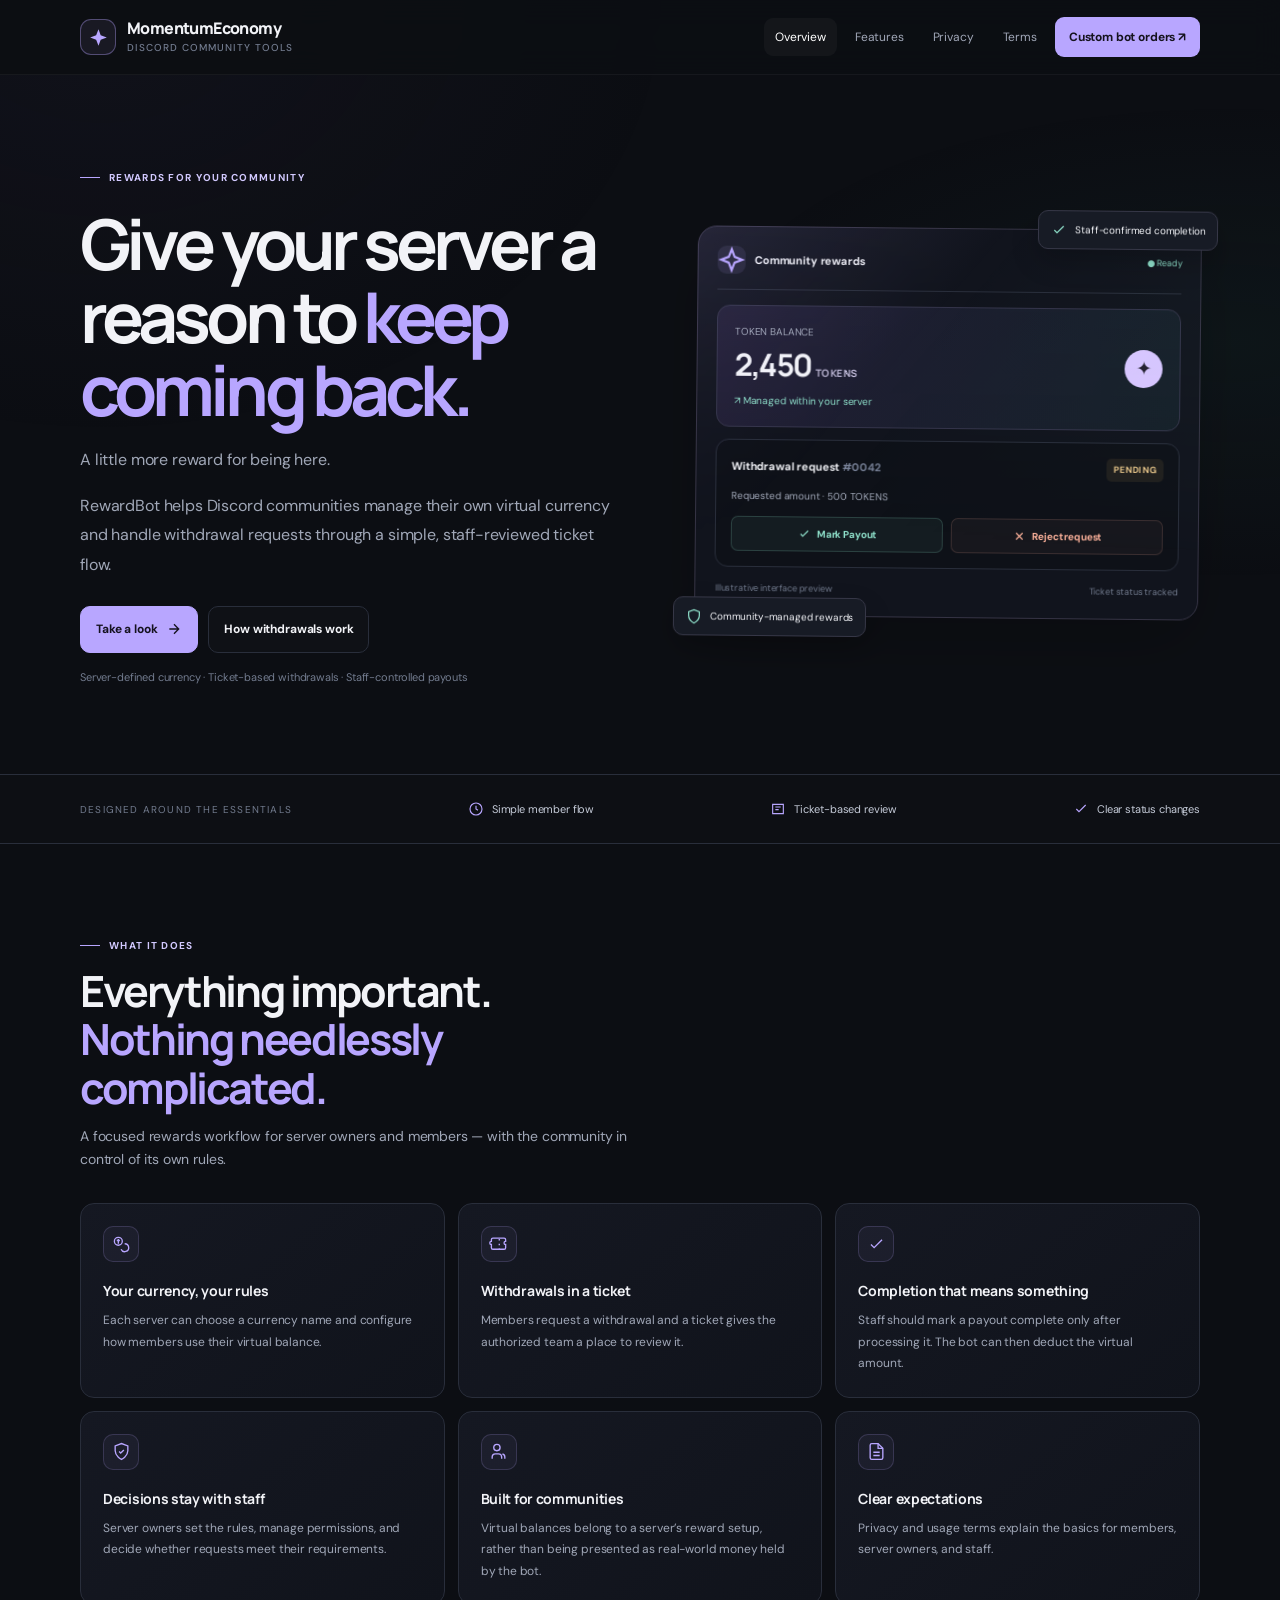
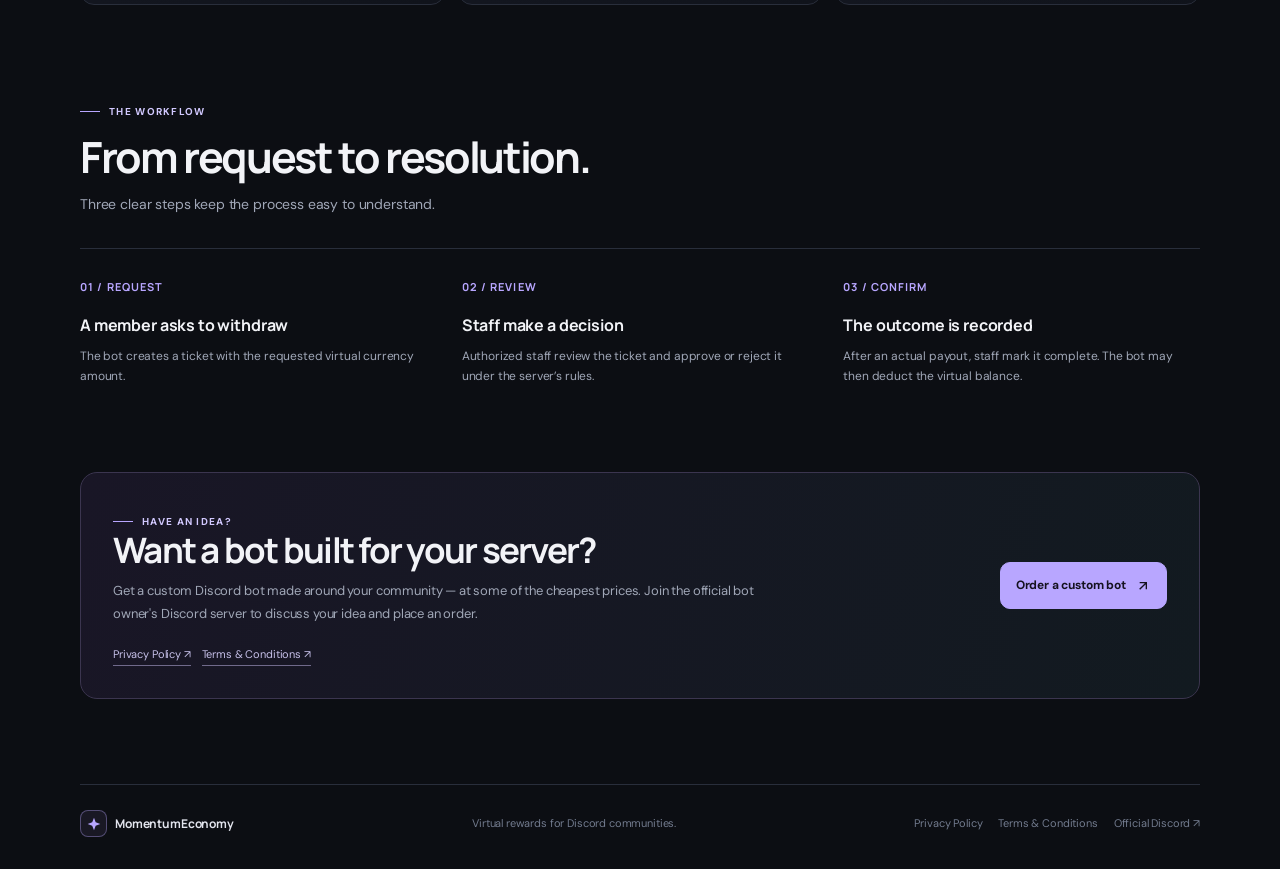
<file: index.html>
<!doctype html>
<html lang="en"><head><meta charset="utf-8"><meta name="viewport" content="width=device-width,initial-scale=1"><meta name="theme-color" content="#0c0e13"><meta name="description" content="A flexible Discord rewards bot for server-defined virtual currency and ticket-based withdrawals."><title>RewardBot — Discord rewards, made simple</title><link rel="stylesheet" href="styles.css"></head>
<body>
<header class="header"><div class="wrap nav">
<a class="brand" href="index.html"><span class="brand-mark"><svg viewBox="0 0 24 24" fill="none"><path d="m12 2.5 2.5 6.8 7 2.7-7 2.7-2.5 6.8-2.7-6.8L2.5 12l6.8-2.7L12 2.5Z" fill="currentColor"/></svg></span><span><span data-site="botName">RewardBot</span><small>Discord community tools</small></span></a>
<button class="menu-btn" id="menuBtn" aria-label="Open navigation" aria-expanded="false">Menu</button>
<nav class="nav-links" id="navLinks"><a class="active" href="index.html">Overview</a><a href="#features">Features</a><a href="privacy-policy.html">Privacy</a><a href="terms-and-conditions.html">Terms</a><a class="nav-order" data-order-link href="#" target="_blank" rel="noopener">Custom bot orders ↗</a></nav>
</div></header>
<main>
<section class="wrap hero">
<div class="hero-copy"><span class="kicker">Rewards for your community</span><h1>Give your server a reason to <span class="accent">keep coming back.</span></h1><p data-site="tagline">A little more reward for being here.</p><p>RewardBot helps Discord communities manage their own virtual currency and handle withdrawal requests through a simple, staff-reviewed ticket flow.</p>
<div class="button-row"><a class="btn btn-main" href="#features">Take a look <svg viewBox="0 0 24 24" fill="none" stroke="currentColor" stroke-width="2"><path d="M5 12h14m-7-7 7 7-7 7"/></svg></a><a class="btn btn-quiet" href="terms and conditions.html">How withdrawals work</a></div><div class="hero-note">Server-defined currency · Ticket-based withdrawals · Staff-controlled payouts</div></div>
<div class="preview" aria-label="Illustrative reward balance and withdrawal ticket">
<div class="preview-top"><div class="preview-label"><span class="server-icon"><svg viewBox="0 0 24 24" fill="none" stroke="currentColor" stroke-width="1.8"><path d="M12 3 14.5 9.5 21 12l-6.5 2.5L12 21l-2.5-6.5L3 12l6.5-2.5L12 3Z"/></svg></span>Community rewards</div><span class="online">● Ready</span></div>
<div class="balance"><div class="small-label">TOKEN BALANCE</div><div class="balance-row"><div class="balance-value">2,450 <span data-site="currencyExample" style="font-size:10px;letter-spacing:.04em;color:#c4bedc">TOKENS</span></div><div class="coin">✦</div></div><div class="balance-foot">↗ Managed within your server</div></div>
<div class="request"><div class="request-top"><span>Withdrawal request <span style="color:#778096">#0042</span></span><span class="status">PENDING</span></div><div class="request-meta">Requested amount · 500 <span data-site="currencyExample">TOKENS</span></div><div class="request-actions"><span class="approve"><svg viewBox="0 0 24 24" fill="none" stroke="currentColor" stroke-width="2"><path d="m5 12 4 4L19 6"/></svg> Mark Payout</span><span class="decline"><svg viewBox="0 0 24 24" fill="none" stroke="currentColor" stroke-width="2"><path d="m6 6 12 12M18 6 6 18"/></svg> Reject request</span></div></div>
<div class="preview-bottom"><span>Illustrative interface preview</span><span>Ticket status tracked</span></div>
<div class="floating-note note-a"><svg viewBox="0 0 24 24" fill="none" stroke="currentColor" stroke-width="1.8"><path d="m5 12 4 4L19 6"/></svg>Staff-confirmed completion</div><div class="floating-note note-b"><svg viewBox="0 0 24 24" fill="none" stroke="currentColor" stroke-width="1.8"><path d="M12 22s8-4 8-11V5l-8-3-8 3v6c0 7 8 11 8 11Z"/></svg>Community-managed rewards</div>
</div>
</section>
<div class="strip"><div class="wrap strip-inner"><span class="strip-label">Designed around the essentials</span><span class="strip-item"><svg viewBox="0 0 24 24" fill="none" stroke="currentColor" stroke-width="1.7"><circle cx="12" cy="12" r="9"/><path d="M12 7v5l3 2"/></svg>Simple member flow</span><span class="strip-item"><svg viewBox="0 0 24 24" fill="none" stroke="currentColor" stroke-width="1.7"><path d="M4 5h16v14H4zM8 9h8M8 13h5"/></svg>Ticket-based review</span><span class="strip-item"><svg viewBox="0 0 24 24" fill="none" stroke="currentColor" stroke-width="1.7"><path d="m5 12 4 4L19 6"/></svg>Clear status changes</span></div></div>
<section class="wrap section" id="features"><div class="section-head reveal"><span class="kicker">What it does</span><h2>Everything important.<br><span class="accent">Nothing needlessly complicated.</span></h2><p>A focused rewards workflow for server owners and members — with the community in control of its own rules.</p></div>
<div class="feature-grid">
<article class="feature reveal"><div class="feature-icon"><svg viewBox="0 0 24 24" fill="none" stroke="currentColor" stroke-width="1.7"><circle cx="8" cy="8" r="5"/><path d="M8 5v6m-2-4h4M16 11a5 5 0 1 1-4.5 7"/></svg></div><h3>Your currency, your rules</h3><p>Each server can choose a currency name and configure how members use their virtual balance.</p></article>
<article class="feature reveal"><div class="feature-icon"><svg viewBox="0 0 24 24" fill="none" stroke="currentColor" stroke-width="1.7"><path d="M3 8a2 2 0 0 0 0 4v4a2 2 0 0 0 2 2h14a2 2 0 0 0 2-2v-4a2 2 0 0 1 0-4V6a2 2 0 0 0-2-2H5a2 2 0 0 0-2 2v2Z"/><path d="M13 5v2m0 4v2m0 4v2"/></svg></div><h3>Withdrawals in a ticket</h3><p>Members request a withdrawal and a ticket gives the authorized team a place to review it.</p></article>
<article class="feature reveal"><div class="feature-icon"><svg viewBox="0 0 24 24" fill="none" stroke="currentColor" stroke-width="1.7"><path d="m5 12 4 4L19 6"/></svg></div><h3>Completion that means something</h3><p>Staff should mark a payout complete only after processing it. The bot can then deduct the virtual amount.</p></article>
<article class="feature reveal"><div class="feature-icon"><svg viewBox="0 0 24 24" fill="none" stroke="currentColor" stroke-width="1.7"><path d="M12 22s8-4 8-11V5l-8-3-8 3v6c0 7 8 11 8 11Z"/><path d="m9 12 2 2 4-4"/></svg></div><h3>Decisions stay with staff</h3><p>Server owners set the rules, manage permissions, and decide whether requests meet their requirements.</p></article>
<article class="feature reveal"><div class="feature-icon"><svg viewBox="0 0 24 24" fill="none" stroke="currentColor" stroke-width="1.7"><path d="M16 21v-2a4 4 0 0 0-4-4H8a4 4 0 0 0-4 4v2"/><circle cx="10" cy="7" r="4"/><path d="M20 21v-2a4 4 0 0 0-3-3.87"/></svg></div><h3>Built for communities</h3><p>Virtual balances belong to a server’s reward setup, rather than being presented as real-world money held by the bot.</p></article>
<article class="feature reveal"><div class="feature-icon"><svg viewBox="0 0 24 24" fill="none" stroke="currentColor" stroke-width="1.7"><path d="M14 2H6a2 2 0 0 0-2 2v16a2 2 0 0 0 2 2h12a2 2 0 0 0 2-2V8Z"/><path d="M14 2v6h6M8 13h8M8 17h8"/></svg></div><h3>Clear expectations</h3><p>Privacy and usage terms explain the basics for members, server owners, and staff.</p></article>
</div></section>
<section class="wrap section" style="padding-top:5px"><div class="section-head reveal"><span class="kicker">The workflow</span><h2>From request to resolution.</h2><p>Three clear steps keep the process easy to understand.</p></div><div class="workflow">
<article class="reveal"><span class="stepno">01 / REQUEST</span><h3>A member asks to withdraw</h3><p>The bot creates a ticket with the requested virtual currency amount.</p></article>
<article class="reveal"><span class="stepno">02 / REVIEW</span><h3>Staff make a decision</h3><p>Authorized staff review the ticket and approve or reject it under the server’s rules.</p></article>
<article class="reveal"><span class="stepno">03 / CONFIRM</span><h3>The outcome is recorded</h3><p>After an actual payout, staff mark it complete. The bot may then deduct the virtual balance.</p></article>
</div></section>
<section class="wrap section" id="custom-bot" style="padding-top:0"><div class="order-panel reveal"><div><span class="kicker">Have an idea?</span><h2 data-site="orderHeadline">Want a bot built for your server?</h2><p data-site="orderDescription">Get a custom Discord bot made around your community — at some of the cheapest prices. Join the official bot owner's Discord server to discuss your idea and place an order.</p><div class="legal-links"><a href="privacy policy.html">Privacy Policy ↗</a><a href="terms and conditions.html">Terms &amp; Conditions ↗</a></div></div><a class="btn btn-main" data-order-link href="#" target="_blank" rel="noopener">Order a custom bot <svg viewBox="0 0 24 24" fill="none" stroke="currentColor" stroke-width="2"><path d="M7 17 17 7M7 7h10v10"/></svg></a></div></section>
</main>
<footer class="wrap footer"><a class="footer-brand" href="index.html"><span class="brand-mark"><svg viewBox="0 0 24 24" fill="none"><path d="m12 2.5 2.5 6.8 7 2.7-7 2.7-2.5 6.8-2.7-6.8L2.5 12l6.8-2.7L12 2.5Z" fill="currentColor"/></svg></span><span data-site="botName">RewardBot</span></a><span>Virtual rewards for Discord communities.</span><div class="footer-links"><a href="privacy policy.html">Privacy Policy</a><a href="terms and conditions.html">Terms &amp; Conditions</a><a data-order-link href="#" target="_blank" rel="noopener">Official Discord ↗</a></div></footer>
<script src="config.js"></script><script src="app.js"></script>
</body></html>
</file>
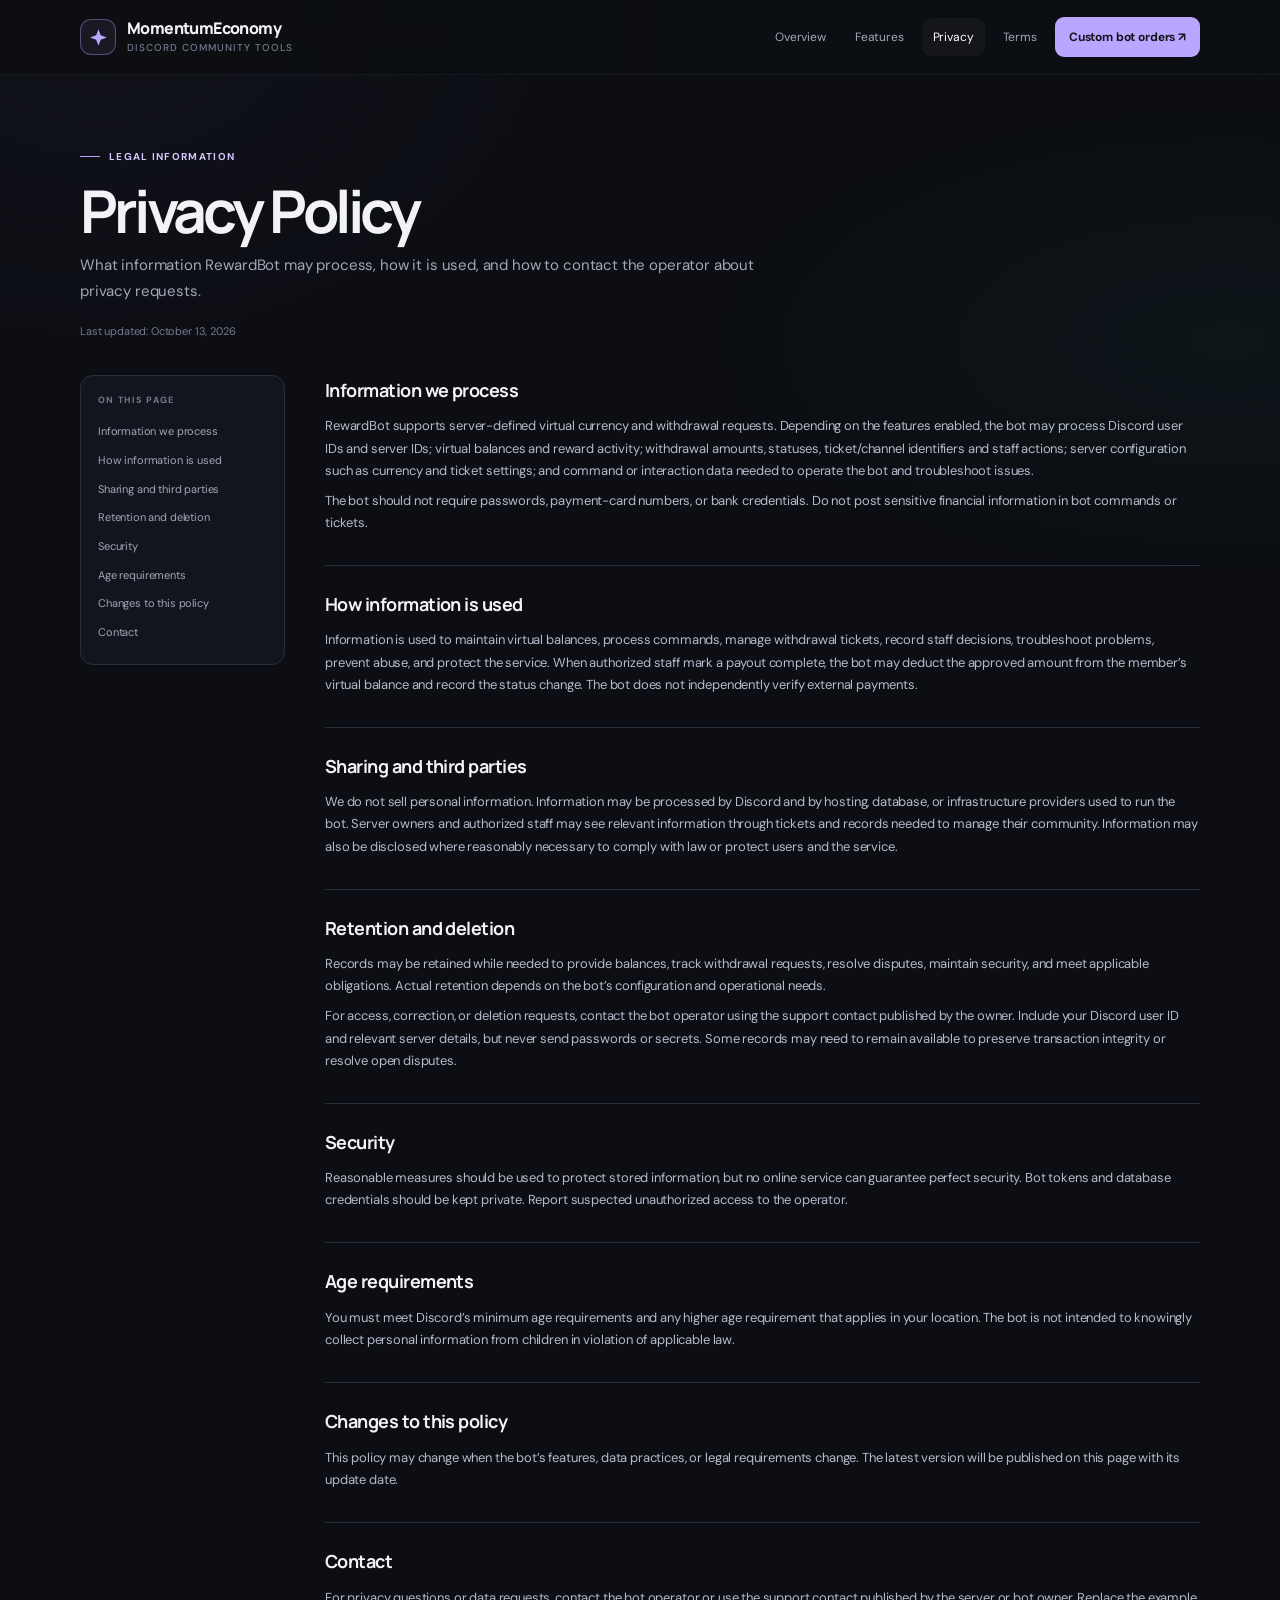
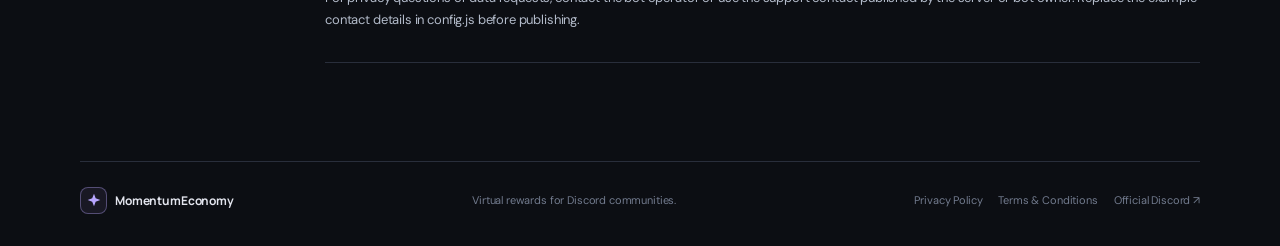
<file: privacy policy.html>
<!doctype html><html lang="en"><head><meta charset="utf-8"><meta name="viewport" content="width=device-width,initial-scale=1"><meta name="theme-color" content="#0c0e13"><meta name="description" content="What information RewardBot may process, how it is used, and how to contact the operator about privacy requests."><title>Privacy Policy — RewardBot</title><link rel="stylesheet" href="styles.css"></head><body>
<header class="header"><div class="wrap nav"><a class="brand" href="index.html"><span class="brand-mark"><svg viewBox="0 0 24 24" fill="none"><path d="m12 2.5 2.5 6.8 7 2.7-7 2.7-2.5 6.8-2.7-6.8L2.5 12l6.8-2.7L12 2.5Z" fill="currentColor"/></svg></span><span><span data-site="botName">RewardBot</span><small>Discord community tools</small></span></a><button class="menu-btn" id="menuBtn" aria-label="Open navigation" aria-expanded="false">Menu</button><nav class="nav-links" id="navLinks"><a href="index.html">Overview</a><a href="index.html#features">Features</a><a class="active" href="privacy policy.html">Privacy</a><a class="" href="terms and conditions.html">Terms</a><a class="nav-order" data-order-link href="#" target="_blank" rel="noopener">Custom bot orders ↗</a></nav></div></header>
<main class="wrap"><section class="legal-hero"><span class="kicker">Legal information</span><h1>Privacy Policy</h1><p>What information RewardBot may process, how it is used, and how to contact the operator about privacy requests.</p><div class="updated">Last updated: <span data-site="lastUpdated">October 12, 2026</span></div></section><div class="legal-layout"><aside class="toc"><strong>On this page</strong><nav><a href="#collect">Information we process</a><a href="#use">How information is used</a><a href="#sharing">Sharing and third parties</a><a href="#retention">Retention and deletion</a><a href="#security">Security</a><a href="#age">Age requirements</a><a href="#changes">Changes to this policy</a><a href="#contact">Contact</a></nav></aside><article class="legal-content"><section class="reveal" id="collect"><h2>Information we process</h2><p>RewardBot supports server-defined virtual currency and withdrawal requests. Depending on the features enabled, the bot may process Discord user IDs and server IDs; virtual balances and reward activity; withdrawal amounts, statuses, ticket/channel identifiers and staff actions; server configuration such as currency and ticket settings; and command or interaction data needed to operate the bot and troubleshoot issues.</p><p>The bot should not require passwords, payment-card numbers, or bank credentials. Do not post sensitive financial information in bot commands or tickets.</p></section><section class="reveal" id="use"><h2>How information is used</h2><p>Information is used to maintain virtual balances, process commands, manage withdrawal tickets, record staff decisions, troubleshoot problems, prevent abuse, and protect the service. When authorized staff mark a payout complete, the bot may deduct the approved amount from the member’s virtual balance and record the status change. The bot does not independently verify external payments.</p></section><section class="reveal" id="sharing"><h2>Sharing and third parties</h2><p>We do not sell personal information. Information may be processed by Discord and by hosting, database, or infrastructure providers used to run the bot. Server owners and authorized staff may see relevant information through tickets and records needed to manage their community. Information may also be disclosed where reasonably necessary to comply with law or protect users and the service.</p></section><section class="reveal" id="retention"><h2>Retention and deletion</h2><p>Records may be retained while needed to provide balances, track withdrawal requests, resolve disputes, maintain security, and meet applicable obligations. Actual retention depends on the bot’s configuration and operational needs.</p><p>For access, correction, or deletion requests, contact the bot operator using the support contact published by the owner. Include your Discord user ID and relevant server details, but never send passwords or secrets. Some records may need to remain available to preserve transaction integrity or resolve open disputes.</p></section><section class="reveal" id="security"><h2>Security</h2><p>Reasonable measures should be used to protect stored information, but no online service can guarantee perfect security. Bot tokens and database credentials should be kept private. Report suspected unauthorized access to the operator.</p></section><section class="reveal" id="age"><h2>Age requirements</h2><p>You must meet Discord’s minimum age requirements and any higher age requirement that applies in your location. The bot is not intended to knowingly collect personal information from children in violation of applicable law.</p></section><section class="reveal" id="changes"><h2>Changes to this policy</h2><p>This policy may change when the bot’s features, data practices, or legal requirements change. The latest version will be published on this page with its update date.</p></section><section class="reveal" id="contact"><h2>Contact</h2><p>For privacy questions or data requests, contact the bot operator or use the support contact published by the server or bot owner. Replace the example contact details in config.js before publishing.</p></section></main>
<footer class="wrap footer"><a class="footer-brand" href="index.html"><span class="brand-mark"><svg viewBox="0 0 24 24" fill="none"><path d="m12 2.5 2.5 6.8 7 2.7-7 2.7-2.5 6.8-2.7-6.8L2.5 12l6.8-2.7L12 2.5Z" fill="currentColor"/></svg></span><span data-site="botName">RewardBot</span></a><span>Virtual rewards for Discord communities.</span><div class="footer-links"><a href="privacy policy.html">Privacy Policy</a><a href="terms and conditions.html">Terms &amp; Conditions</a><a data-order-link href="#" target="_blank" rel="noopener">Official Discord ↗</a></div></footer><script src="config.js"></script><script src="app.js"></script></body></html>
</file>
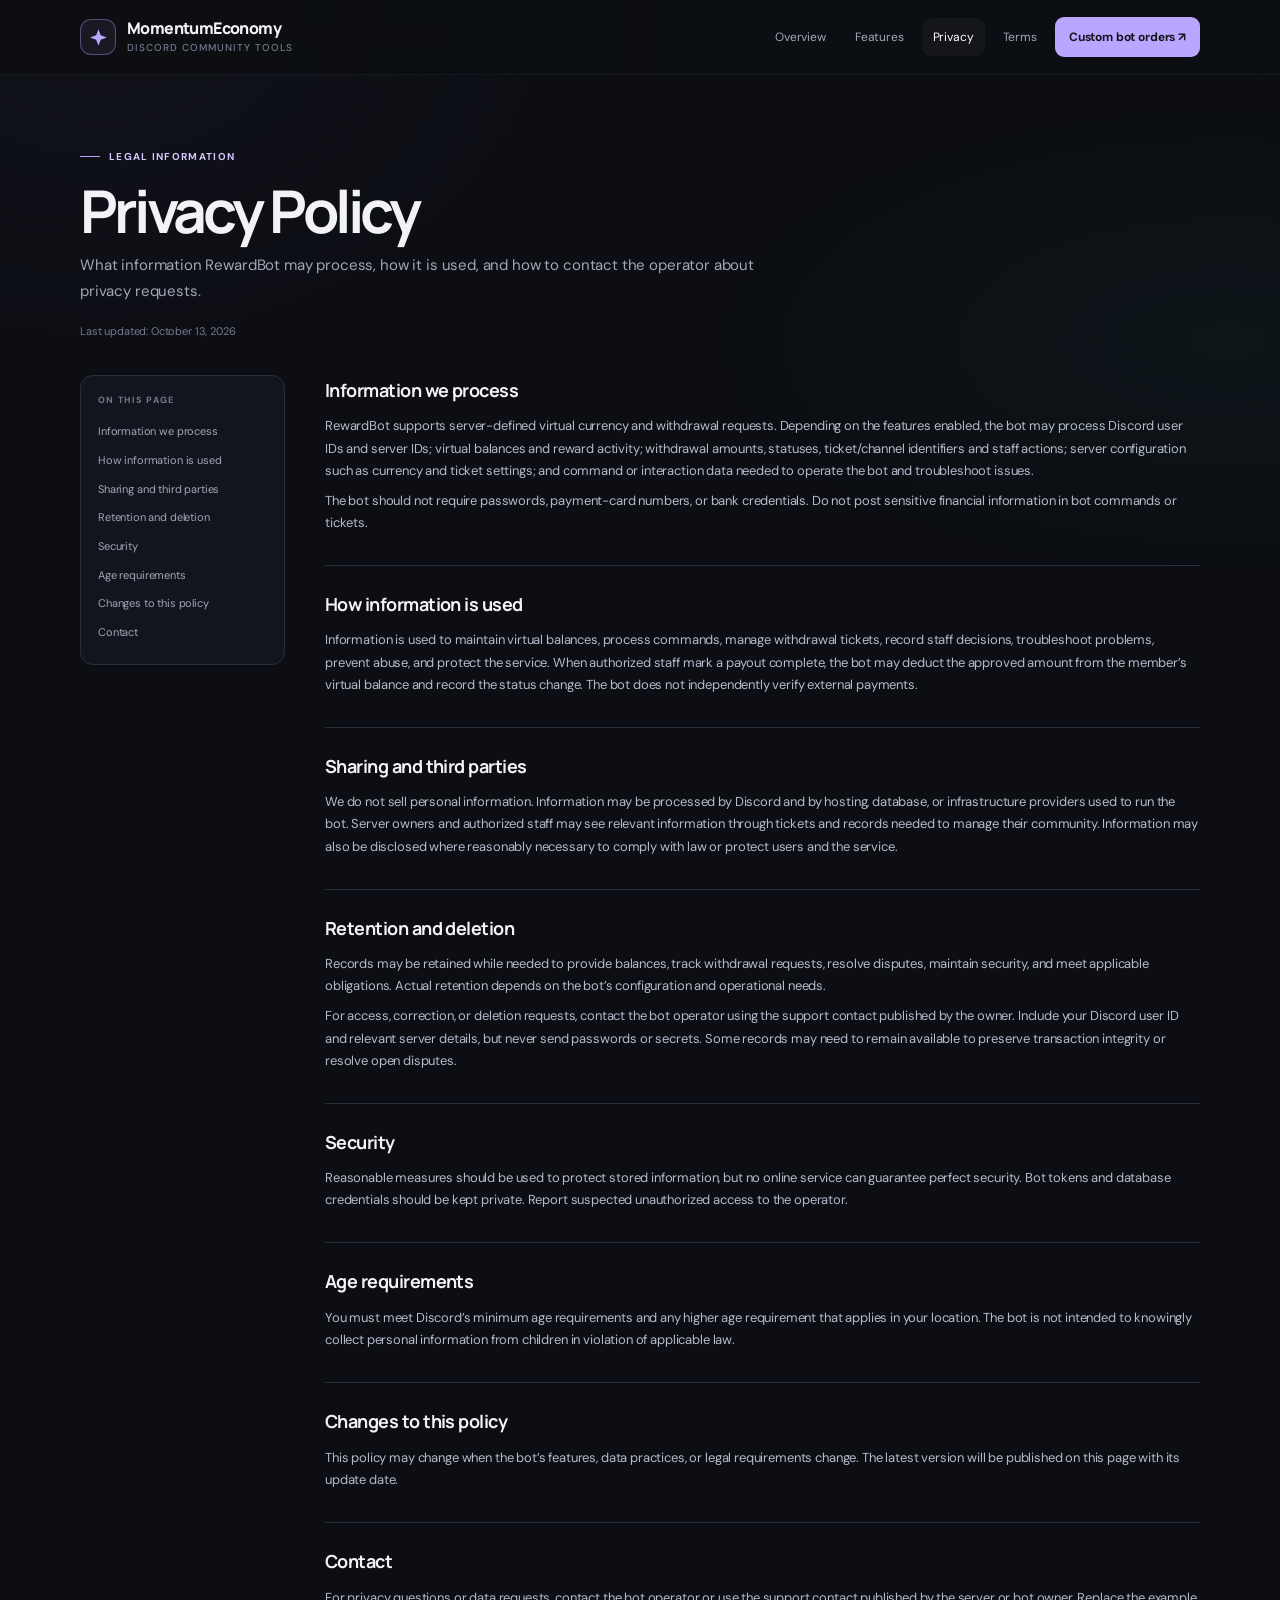
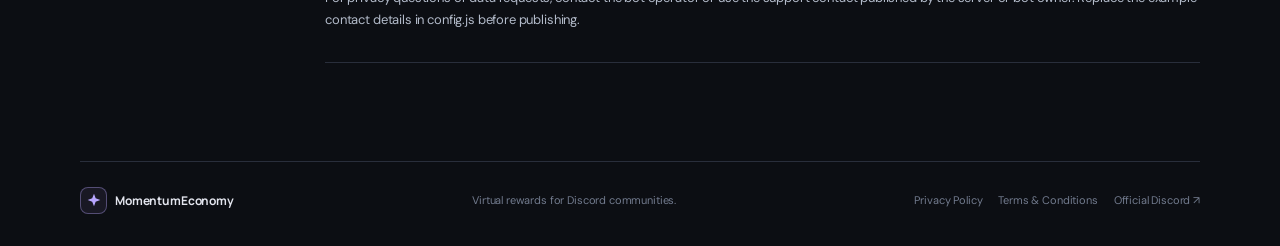
<file: privacy-policy.html>
<!doctype html><html lang="en"><head><meta charset="utf-8"><meta name="viewport" content="width=device-width,initial-scale=1"><meta name="theme-color" content="#0c0e13"><meta name="description" content="What information RewardBot may process, how it is used, and how to contact the operator about privacy requests."><title>Privacy Policy — RewardBot</title><link rel="stylesheet" href="styles.css"></head><body>
<header class="header"><div class="wrap nav"><a class="brand" href="index.html"><span class="brand-mark"><svg viewBox="0 0 24 24" fill="none"><path d="m12 2.5 2.5 6.8 7 2.7-7 2.7-2.5 6.8-2.7-6.8L2.5 12l6.8-2.7L12 2.5Z" fill="currentColor"/></svg></span><span><span data-site="botName">RewardBot</span><small>Discord community tools</small></span></a><button class="menu-btn" id="menuBtn" aria-label="Open navigation" aria-expanded="false">Menu</button><nav class="nav-links" id="navLinks"><a href="index.html">Overview</a><a href="index.html#features">Features</a><a class="active" href="privacy policy.html">Privacy</a><a class="" href="terms and conditions.html">Terms</a><a class="nav-order" data-order-link href="#" target="_blank" rel="noopener">Custom bot orders ↗</a></nav></div></header>
<main class="wrap"><section class="legal-hero"><span class="kicker">Legal information</span><h1>Privacy Policy</h1><p>What information RewardBot may process, how it is used, and how to contact the operator about privacy requests.</p><div class="updated">Last updated: <span data-site="lastUpdated">October 12, 2026</span></div></section><div class="legal-layout"><aside class="toc"><strong>On this page</strong><nav><a href="#collect">Information we process</a><a href="#use">How information is used</a><a href="#sharing">Sharing and third parties</a><a href="#retention">Retention and deletion</a><a href="#security">Security</a><a href="#age">Age requirements</a><a href="#changes">Changes to this policy</a><a href="#contact">Contact</a></nav></aside><article class="legal-content"><section class="reveal" id="collect"><h2>Information we process</h2><p>RewardBot supports server-defined virtual currency and withdrawal requests. Depending on the features enabled, the bot may process Discord user IDs and server IDs; virtual balances and reward activity; withdrawal amounts, statuses, ticket/channel identifiers and staff actions; server configuration such as currency and ticket settings; and command or interaction data needed to operate the bot and troubleshoot issues.</p><p>The bot should not require passwords, payment-card numbers, or bank credentials. Do not post sensitive financial information in bot commands or tickets.</p></section><section class="reveal" id="use"><h2>How information is used</h2><p>Information is used to maintain virtual balances, process commands, manage withdrawal tickets, record staff decisions, troubleshoot problems, prevent abuse, and protect the service. When authorized staff mark a payout complete, the bot may deduct the approved amount from the member’s virtual balance and record the status change. The bot does not independently verify external payments.</p></section><section class="reveal" id="sharing"><h2>Sharing and third parties</h2><p>We do not sell personal information. Information may be processed by Discord and by hosting, database, or infrastructure providers used to run the bot. Server owners and authorized staff may see relevant information through tickets and records needed to manage their community. Information may also be disclosed where reasonably necessary to comply with law or protect users and the service.</p></section><section class="reveal" id="retention"><h2>Retention and deletion</h2><p>Records may be retained while needed to provide balances, track withdrawal requests, resolve disputes, maintain security, and meet applicable obligations. Actual retention depends on the bot’s configuration and operational needs.</p><p>For access, correction, or deletion requests, contact the bot operator using the support contact published by the owner. Include your Discord user ID and relevant server details, but never send passwords or secrets. Some records may need to remain available to preserve transaction integrity or resolve open disputes.</p></section><section class="reveal" id="security"><h2>Security</h2><p>Reasonable measures should be used to protect stored information, but no online service can guarantee perfect security. Bot tokens and database credentials should be kept private. Report suspected unauthorized access to the operator.</p></section><section class="reveal" id="age"><h2>Age requirements</h2><p>You must meet Discord’s minimum age requirements and any higher age requirement that applies in your location. The bot is not intended to knowingly collect personal information from children in violation of applicable law.</p></section><section class="reveal" id="changes"><h2>Changes to this policy</h2><p>This policy may change when the bot’s features, data practices, or legal requirements change. The latest version will be published on this page with its update date.</p></section><section class="reveal" id="contact"><h2>Contact</h2><p>For privacy questions or data requests, contact the bot operator or use the support contact published by the server or bot owner. Replace the example contact details in config.js before publishing.</p></section></main>
<footer class="wrap footer"><a class="footer-brand" href="index.html"><span class="brand-mark"><svg viewBox="0 0 24 24" fill="none"><path d="m12 2.5 2.5 6.8 7 2.7-7 2.7-2.5 6.8-2.7-6.8L2.5 12l6.8-2.7L12 2.5Z" fill="currentColor"/></svg></span><span data-site="botName">RewardBot</span></a><span>Virtual rewards for Discord communities.</span><div class="footer-links"><a href="privacy policy.html">Privacy Policy</a><a href="terms and conditions.html">Terms &amp; Conditions</a><a data-order-link href="#" target="_blank" rel="noopener">Official Discord ↗</a></div></footer><script src="config.js"></script><script src="app.js"></script></body></html>
</file>
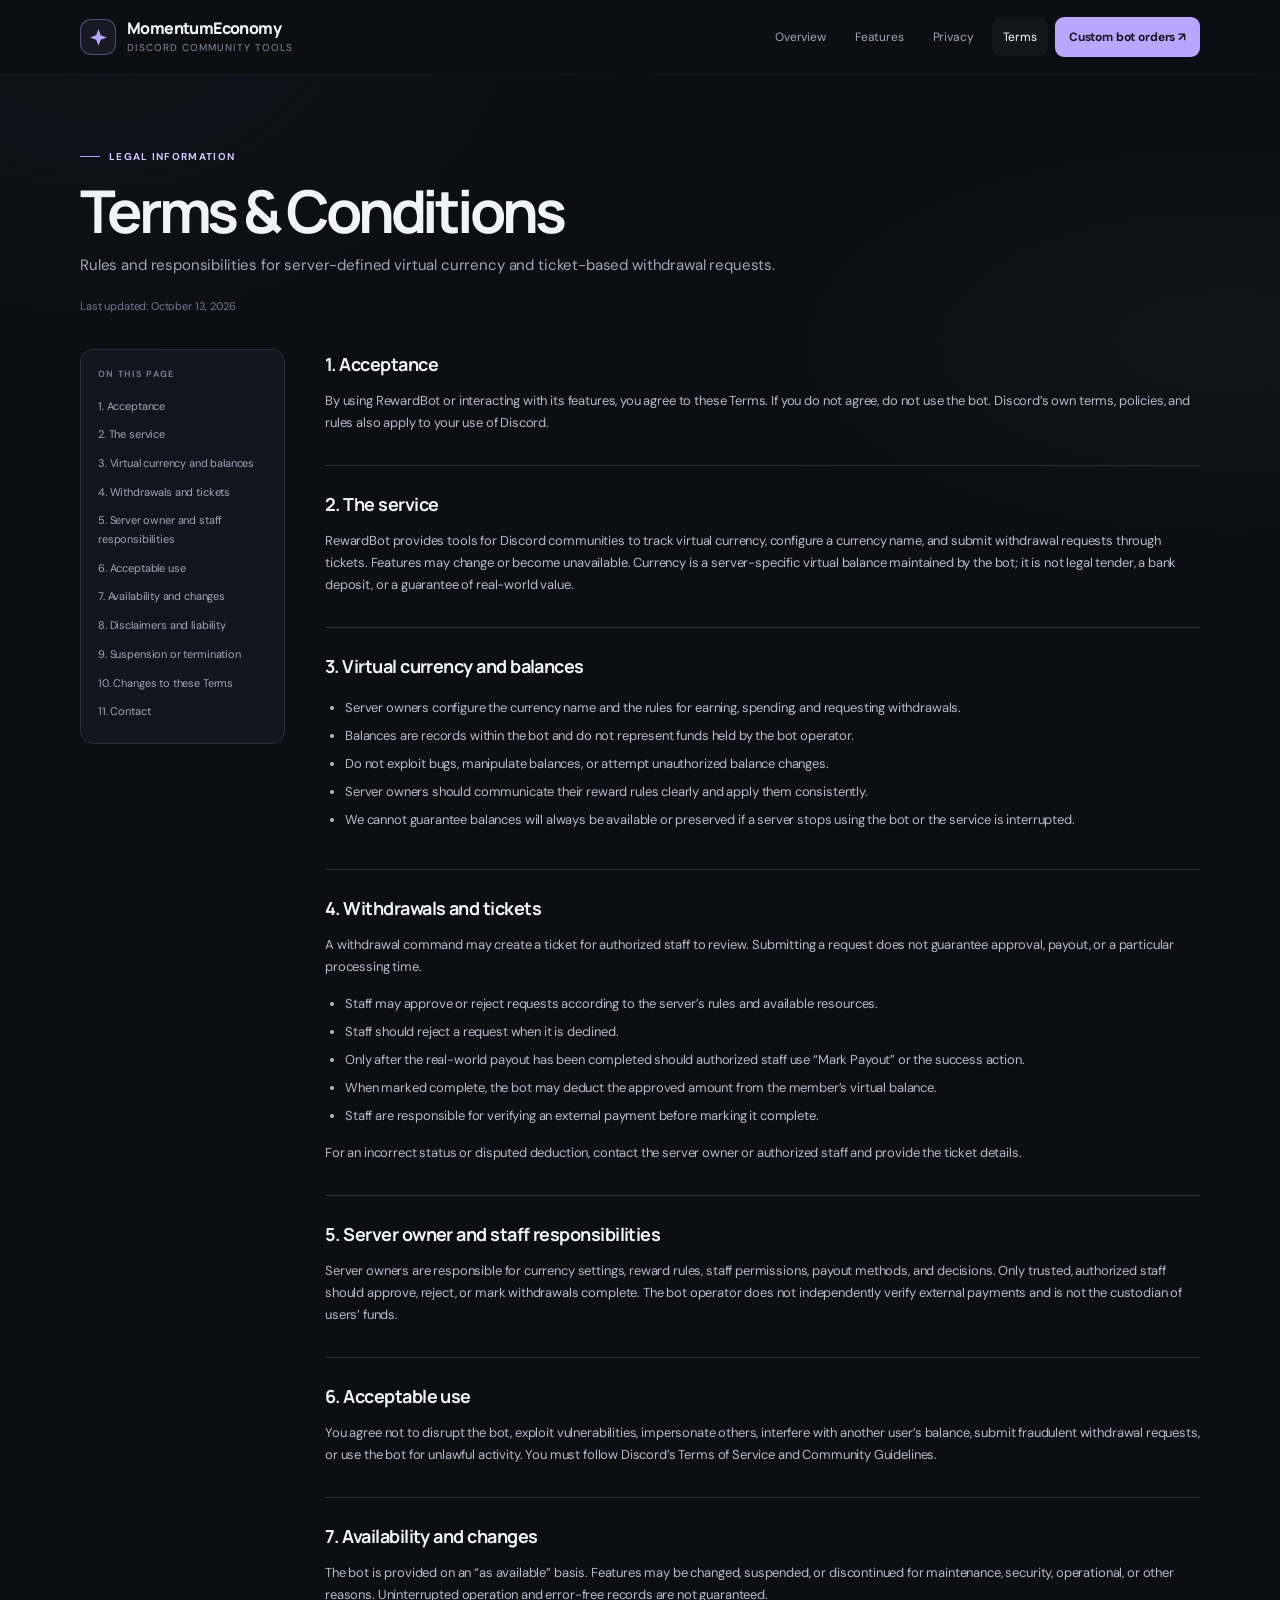
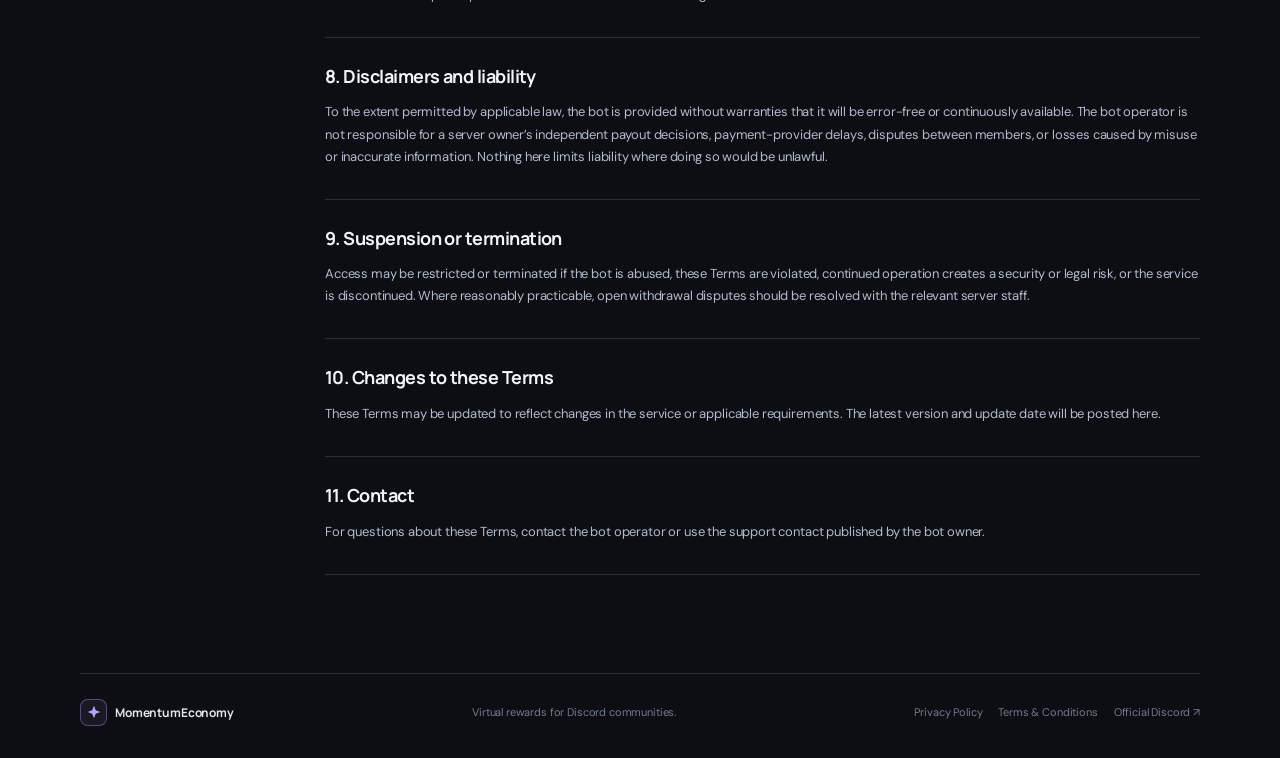
<file: terms and conditions.html>
<!doctype html><html lang="en"><head><meta charset="utf-8"><meta name="viewport" content="width=device-width,initial-scale=1"><meta name="theme-color" content="#0c0e13"><meta name="description" content="Rules and responsibilities for server-defined virtual currency and ticket-based withdrawal requests."><title>Terms & Conditions — RewardBot</title><link rel="stylesheet" href="styles.css"></head><body>
<header class="header"><div class="wrap nav"><a class="brand" href="index.html"><span class="brand-mark"><svg viewBox="0 0 24 24" fill="none"><path d="m12 2.5 2.5 6.8 7 2.7-7 2.7-2.5 6.8-2.7-6.8L2.5 12l6.8-2.7L12 2.5Z" fill="currentColor"/></svg></span><span><span data-site="botName">RewardBot</span><small>Discord community tools</small></span></a><button class="menu-btn" id="menuBtn" aria-label="Open navigation" aria-expanded="false">Menu</button><nav class="nav-links" id="navLinks"><a href="index.html">Overview</a><a href="index.html#features">Features</a><a class="" href="privacy policy.html">Privacy</a><a class="active" href="terms and conditions.html">Terms</a><a class="nav-order" data-order-link href="#" target="_blank" rel="noopener">Custom bot orders ↗</a></nav></div></header>
<main class="wrap"><section class="legal-hero"><span class="kicker">Legal information</span><h1>Terms & Conditions</h1><p>Rules and responsibilities for server-defined virtual currency and ticket-based withdrawal requests.</p><div class="updated">Last updated: <span data-site="lastUpdated">October 12, 2026</span></div></section><div class="legal-layout"><aside class="toc"><strong>On this page</strong><nav><a href="#acceptance">1. Acceptance</a><a href="#service">2. The service</a><a href="#currency">3. Virtual currency and balances</a><a href="#withdrawals">4. Withdrawals and tickets</a><a href="#owners">5. Server owner and staff responsibilities</a><a href="#conduct">6. Acceptable use</a><a href="#availability">7. Availability and changes</a><a href="#liability">8. Disclaimers and liability</a><a href="#termination">9. Suspension or termination</a><a href="#changes">10. Changes to these Terms</a><a href="#contact">11. Contact</a></nav></aside><article class="legal-content"><section class="reveal" id="acceptance"><h2>1. Acceptance</h2><p>By using RewardBot or interacting with its features, you agree to these Terms. If you do not agree, do not use the bot. Discord’s own terms, policies, and rules also apply to your use of Discord.</p></section><section class="reveal" id="service"><h2>2. The service</h2><p>RewardBot provides tools for Discord communities to track virtual currency, configure a currency name, and submit withdrawal requests through tickets. Features may change or become unavailable. Currency is a server-specific virtual balance maintained by the bot; it is not legal tender, a bank deposit, or a guarantee of real-world value.</p></section><section class="reveal" id="currency"><h2>3. Virtual currency and balances</h2><ul><li>Server owners configure the currency name and the rules for earning, spending, and requesting withdrawals.</li><li>Balances are records within the bot and do not represent funds held by the bot operator.</li><li>Do not exploit bugs, manipulate balances, or attempt unauthorized balance changes.</li><li>Server owners should communicate their reward rules clearly and apply them consistently.</li><li>We cannot guarantee balances will always be available or preserved if a server stops using the bot or the service is interrupted.</li></ul></section><section class="reveal" id="withdrawals"><h2>4. Withdrawals and tickets</h2><p>A withdrawal command may create a ticket for authorized staff to review. Submitting a request does not guarantee approval, payout, or a particular processing time.</p><ul><li>Staff may approve or reject requests according to the server’s rules and available resources.</li><li>Staff should reject a request when it is declined.</li><li>Only after the real-world payout has been completed should authorized staff use “Mark Payout” or the success action.</li><li>When marked complete, the bot may deduct the approved amount from the member’s virtual balance.</li><li>Staff are responsible for verifying an external payment before marking it complete.</li></ul><p>For an incorrect status or disputed deduction, contact the server owner or authorized staff and provide the ticket details.</p></section><section class="reveal" id="owners"><h2>5. Server owner and staff responsibilities</h2><p>Server owners are responsible for currency settings, reward rules, staff permissions, payout methods, and decisions. Only trusted, authorized staff should approve, reject, or mark withdrawals complete. The bot operator does not independently verify external payments and is not the custodian of users’ funds.</p></section><section class="reveal" id="conduct"><h2>6. Acceptable use</h2><p>You agree not to disrupt the bot, exploit vulnerabilities, impersonate others, interfere with another user’s balance, submit fraudulent withdrawal requests, or use the bot for unlawful activity. You must follow Discord’s Terms of Service and Community Guidelines.</p></section><section class="reveal" id="availability"><h2>7. Availability and changes</h2><p>The bot is provided on an “as available” basis. Features may be changed, suspended, or discontinued for maintenance, security, operational, or other reasons. Uninterrupted operation and error-free records are not guaranteed.</p></section><section class="reveal" id="liability"><h2>8. Disclaimers and liability</h2><p>To the extent permitted by applicable law, the bot is provided without warranties that it will be error-free or continuously available. The bot operator is not responsible for a server owner’s independent payout decisions, payment-provider delays, disputes between members, or losses caused by misuse or inaccurate information. Nothing here limits liability where doing so would be unlawful.</p></section><section class="reveal" id="termination"><h2>9. Suspension or termination</h2><p>Access may be restricted or terminated if the bot is abused, these Terms are violated, continued operation creates a security or legal risk, or the service is discontinued. Where reasonably practicable, open withdrawal disputes should be resolved with the relevant server staff.</p></section><section class="reveal" id="changes"><h2>10. Changes to these Terms</h2><p>These Terms may be updated to reflect changes in the service or applicable requirements. The latest version and update date will be posted here.</p></section><section class="reveal" id="contact"><h2>11. Contact</h2><p>For questions about these Terms, contact the bot operator or use the support contact published by the bot owner. </p></section></main>
<footer class="wrap footer"><a class="footer-brand" href="index.html"><span class="brand-mark"><svg viewBox="0 0 24 24" fill="none"><path d="m12 2.5 2.5 6.8 7 2.7-7 2.7-2.5 6.8-2.7-6.8L2.5 12l6.8-2.7L12 2.5Z" fill="currentColor"/></svg></span><span data-site="botName">MomentumEconomy Bot</span></a><span>Virtual rewards for Discord communities.</span><div class="footer-links"><a href="privacy policy.html">Privacy Policy</a><a href="terms and conditions.html">Terms &amp; Conditions</a><a data-order-link href="#" target="_blank" rel="noopener">Official Discord ↗</a></div></footer><script src="config.js"></script><script src="app.js"></script></body></html>
</file>
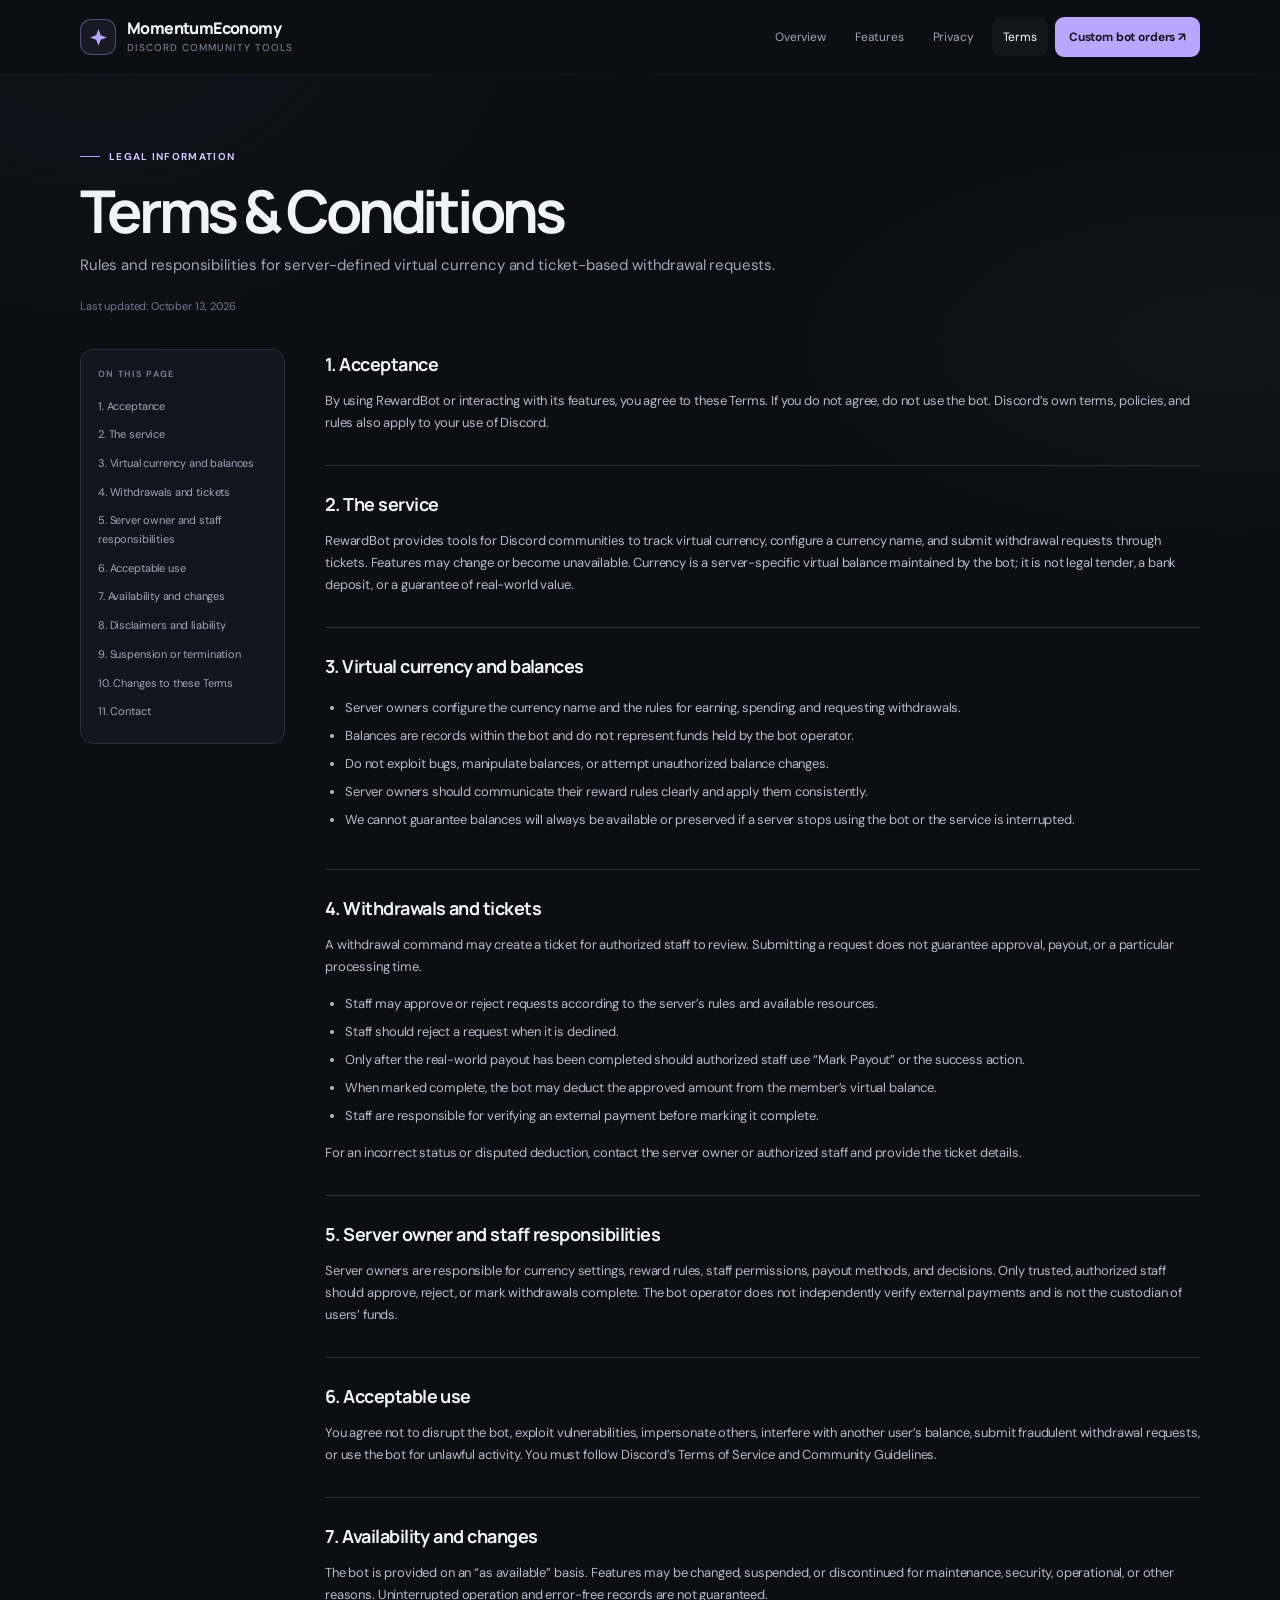
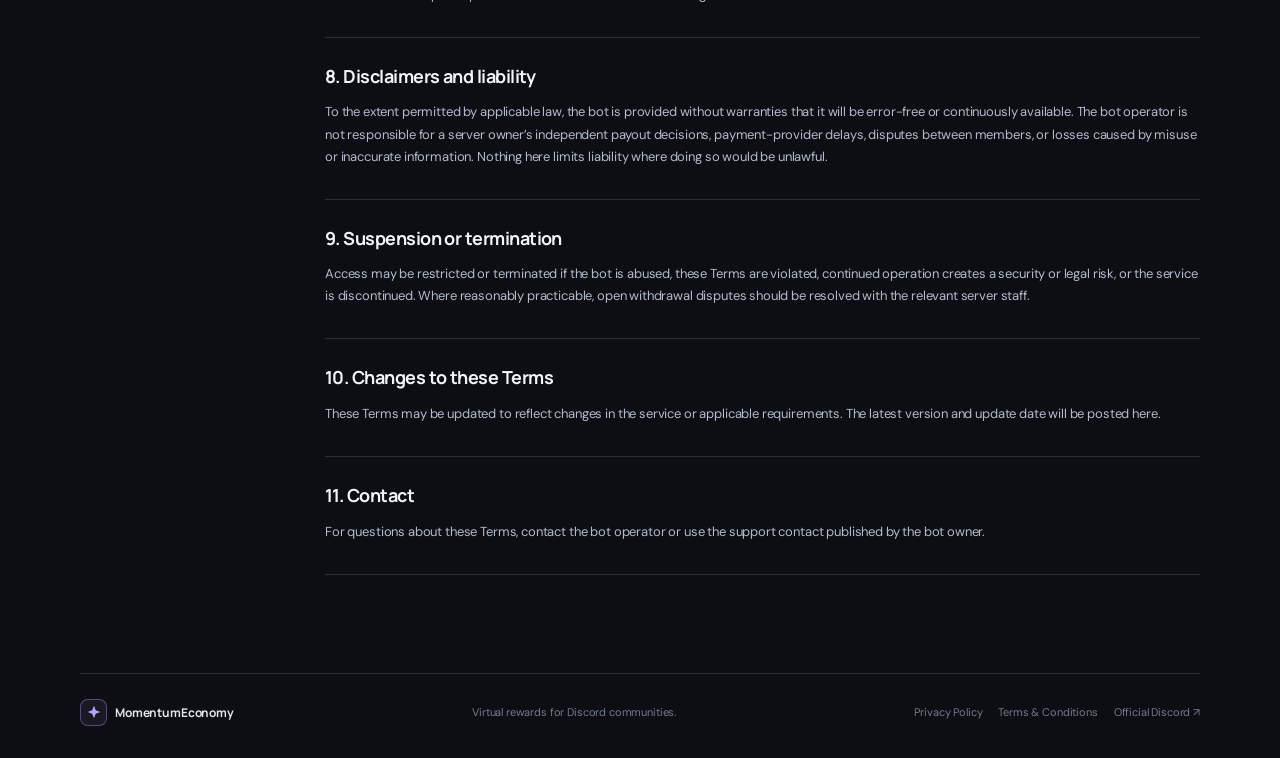
<file: terms-and-conditions.html>
<!doctype html><html lang="en"><head><meta charset="utf-8"><meta name="viewport" content="width=device-width,initial-scale=1"><meta name="theme-color" content="#0c0e13"><meta name="description" content="Rules and responsibilities for server-defined virtual currency and ticket-based withdrawal requests."><title>Terms & Conditions — RewardBot</title><link rel="stylesheet" href="styles.css"></head><body>
<header class="header"><div class="wrap nav"><a class="brand" href="index.html"><span class="brand-mark"><svg viewBox="0 0 24 24" fill="none"><path d="m12 2.5 2.5 6.8 7 2.7-7 2.7-2.5 6.8-2.7-6.8L2.5 12l6.8-2.7L12 2.5Z" fill="currentColor"/></svg></span><span><span data-site="botName">RewardBot</span><small>Discord community tools</small></span></a><button class="menu-btn" id="menuBtn" aria-label="Open navigation" aria-expanded="false">Menu</button><nav class="nav-links" id="navLinks"><a href="index.html">Overview</a><a href="index.html#features">Features</a><a class="" href="privacy policy.html">Privacy</a><a class="active" href="terms and conditions.html">Terms</a><a class="nav-order" data-order-link href="#" target="_blank" rel="noopener">Custom bot orders ↗</a></nav></div></header>
<main class="wrap"><section class="legal-hero"><span class="kicker">Legal information</span><h1>Terms & Conditions</h1><p>Rules and responsibilities for server-defined virtual currency and ticket-based withdrawal requests.</p><div class="updated">Last updated: <span data-site="lastUpdated">October 12, 2026</span></div></section><div class="legal-layout"><aside class="toc"><strong>On this page</strong><nav><a href="#acceptance">1. Acceptance</a><a href="#service">2. The service</a><a href="#currency">3. Virtual currency and balances</a><a href="#withdrawals">4. Withdrawals and tickets</a><a href="#owners">5. Server owner and staff responsibilities</a><a href="#conduct">6. Acceptable use</a><a href="#availability">7. Availability and changes</a><a href="#liability">8. Disclaimers and liability</a><a href="#termination">9. Suspension or termination</a><a href="#changes">10. Changes to these Terms</a><a href="#contact">11. Contact</a></nav></aside><article class="legal-content"><section class="reveal" id="acceptance"><h2>1. Acceptance</h2><p>By using RewardBot or interacting with its features, you agree to these Terms. If you do not agree, do not use the bot. Discord’s own terms, policies, and rules also apply to your use of Discord.</p></section><section class="reveal" id="service"><h2>2. The service</h2><p>RewardBot provides tools for Discord communities to track virtual currency, configure a currency name, and submit withdrawal requests through tickets. Features may change or become unavailable. Currency is a server-specific virtual balance maintained by the bot; it is not legal tender, a bank deposit, or a guarantee of real-world value.</p></section><section class="reveal" id="currency"><h2>3. Virtual currency and balances</h2><ul><li>Server owners configure the currency name and the rules for earning, spending, and requesting withdrawals.</li><li>Balances are records within the bot and do not represent funds held by the bot operator.</li><li>Do not exploit bugs, manipulate balances, or attempt unauthorized balance changes.</li><li>Server owners should communicate their reward rules clearly and apply them consistently.</li><li>We cannot guarantee balances will always be available or preserved if a server stops using the bot or the service is interrupted.</li></ul></section><section class="reveal" id="withdrawals"><h2>4. Withdrawals and tickets</h2><p>A withdrawal command may create a ticket for authorized staff to review. Submitting a request does not guarantee approval, payout, or a particular processing time.</p><ul><li>Staff may approve or reject requests according to the server’s rules and available resources.</li><li>Staff should reject a request when it is declined.</li><li>Only after the real-world payout has been completed should authorized staff use “Mark Payout” or the success action.</li><li>When marked complete, the bot may deduct the approved amount from the member’s virtual balance.</li><li>Staff are responsible for verifying an external payment before marking it complete.</li></ul><p>For an incorrect status or disputed deduction, contact the server owner or authorized staff and provide the ticket details.</p></section><section class="reveal" id="owners"><h2>5. Server owner and staff responsibilities</h2><p>Server owners are responsible for currency settings, reward rules, staff permissions, payout methods, and decisions. Only trusted, authorized staff should approve, reject, or mark withdrawals complete. The bot operator does not independently verify external payments and is not the custodian of users’ funds.</p></section><section class="reveal" id="conduct"><h2>6. Acceptable use</h2><p>You agree not to disrupt the bot, exploit vulnerabilities, impersonate others, interfere with another user’s balance, submit fraudulent withdrawal requests, or use the bot for unlawful activity. You must follow Discord’s Terms of Service and Community Guidelines.</p></section><section class="reveal" id="availability"><h2>7. Availability and changes</h2><p>The bot is provided on an “as available” basis. Features may be changed, suspended, or discontinued for maintenance, security, operational, or other reasons. Uninterrupted operation and error-free records are not guaranteed.</p></section><section class="reveal" id="liability"><h2>8. Disclaimers and liability</h2><p>To the extent permitted by applicable law, the bot is provided without warranties that it will be error-free or continuously available. The bot operator is not responsible for a server owner’s independent payout decisions, payment-provider delays, disputes between members, or losses caused by misuse or inaccurate information. Nothing here limits liability where doing so would be unlawful.</p></section><section class="reveal" id="termination"><h2>9. Suspension or termination</h2><p>Access may be restricted or terminated if the bot is abused, these Terms are violated, continued operation creates a security or legal risk, or the service is discontinued. Where reasonably practicable, open withdrawal disputes should be resolved with the relevant server staff.</p></section><section class="reveal" id="changes"><h2>10. Changes to these Terms</h2><p>These Terms may be updated to reflect changes in the service or applicable requirements. The latest version and update date will be posted here.</p></section><section class="reveal" id="contact"><h2>11. Contact</h2><p>For questions about these Terms, contact the bot operator or use the support contact published by the bot owner. </p></section></main>
<footer class="wrap footer"><a class="footer-brand" href="index.html"><span class="brand-mark"><svg viewBox="0 0 24 24" fill="none"><path d="m12 2.5 2.5 6.8 7 2.7-7 2.7-2.5 6.8-2.7-6.8L2.5 12l6.8-2.7L12 2.5Z" fill="currentColor"/></svg></span><span data-site="botName">MomentumEconomy Bot</span></a><span>Virtual rewards for Discord communities.</span><div class="footer-links"><a href="privacy policy.html">Privacy Policy</a><a href="terms and conditions.html">Terms &amp; Conditions</a><a data-order-link href="#" target="_blank" rel="noopener">Official Discord ↗</a></div></footer><script src="config.js"></script><script src="app.js"></script></body></html>
</file>
<file: styles.css>
@import url('https://fonts.googleapis.com/css2?family=DM+Sans:wght@400;500;600;700&family=Manrope:wght@400;500;600;700;800&display=swap');
:root{--bg:#0c0e13;--surface:#12151d;--surface2:#171b25;--line:#292e3b;--text:#f2f3f7;--muted:#a0a7b7;--soft:#727b8e;--accent:#b8a6ff;--mint:#8fe1cb;--coral:#ffb39c;--width:1120px;--radius:18px}
*{box-sizing:border-box}html{scroll-behavior:smooth;scroll-padding-top:88px}body{margin:0;background:var(--bg);color:var(--text);font:15px/1.7 'DM Sans',system-ui,-apple-system,sans-serif;letter-spacing:-.01em}body:after{content:"";position:fixed;z-index:-1;inset:0;pointer-events:none;background:radial-gradient(ellipse at 8% 0%,#30294b25,transparent 34%),radial-gradient(ellipse at 96% 38%,#1b4a4420,transparent 30%)}a{color:inherit;text-decoration:none}button{font:inherit}.wrap{width:min(var(--width),calc(100% - 44px));margin:auto}
.header{position:sticky;top:0;z-index:20;background:#0c0e13ed;border-bottom:1px solid #ffffff0c;backdrop-filter:blur(14px)}.nav{height:74px;display:flex;align-items:center;justify-content:space-between;gap:24px}.brand{display:flex;align-items:center;gap:11px;font:800 16px/1.1 Manrope,sans-serif;letter-spacing:-.6px}.brand-mark{width:36px;height:36px;display:grid;place-items:center;border:1px solid #b8a6ff5e;border-radius:11px;background:#b8a6ff13;color:var(--accent)}.brand-mark svg{width:21px}.brand small{display:block;color:var(--soft);font:500 10px 'DM Sans',sans-serif;letter-spacing:.1em;text-transform:uppercase;margin-top:4px}.nav-links{display:flex;align-items:center;gap:7px}.nav-links a{font-size:12px;color:var(--muted);padding:9px 11px;border-radius:9px;transition:background .18s,color .18s}.nav-links a:hover,.nav-links a.active{background:#ffffff09;color:white}.nav-links .nav-order{color:#15131e;background:var(--accent);font-weight:700;padding:10px 14px}.menu-btn{display:none;border:1px solid var(--line);border-radius:9px;background:var(--surface);color:white;padding:8px 11px}
.hero{padding:86px 0 88px;display:grid;grid-template-columns:1.05fr .95fr;align-items:center;gap:58px}.kicker{display:inline-flex;align-items:center;gap:9px;color:#d2c9ff;text-transform:uppercase;letter-spacing:.13em;font-size:10px;font-weight:700}.kicker:before{content:"";width:20px;height:1px;background:var(--accent)}h1,h2,h3,p{margin-top:0}h1,h2,h3{font-family:Manrope,'DM Sans',sans-serif}h1{font-size:clamp(44px,5.6vw,70px);letter-spacing:-.07em;line-height:1.045;font-weight:700;margin:20px 0 19px;max-width:660px}.accent{color:var(--accent)}.hero-copy>p{max-width:535px;color:var(--muted);font-size:16px;line-height:1.85}.button-row{display:flex;gap:10px;flex-wrap:wrap;margin-top:27px}.btn{display:inline-flex;align-items:center;justify-content:center;gap:9px;padding:12px 15px;border:1px solid var(--line);border-radius:10px;font-size:12px;font-weight:700;transition:transform .18s,border-color .18s,background .18s}.btn:hover{transform:translateY(-2px);border-color:#66617c}.btn svg{width:16px;height:16px}.btn-main{background:var(--accent);color:#15121f;border-color:var(--accent)}.btn-main:hover{background:#c9bcff}.btn-quiet{background:#ffffff04}.hero-note{color:var(--soft);font-size:11px;margin-top:15px}
.preview{position:relative;padding:19px;border:1px solid #353344;border-radius:19px;background:#11141d;box-shadow:0 24px 70px #0003;transform:rotate(.6deg);animation:arrive .8s both}.preview:before{content:"";position:absolute;inset:-1px;border-radius:19px;pointer-events:none;background:linear-gradient(130deg,#b8a6ff20,transparent 38%,#8fe1cb10);mask:linear-gradient(#000,transparent 85%)}.preview-top{display:flex;align-items:center;justify-content:space-between;border-bottom:1px solid var(--line);padding:0 0 15px;margin-bottom:15px}.preview-label{display:flex;align-items:center;gap:9px;font-size:11px;font-weight:700}.server-icon{width:28px;height:28px;display:grid;place-items:center;border-radius:9px;background:#b8a6ff1b;color:var(--accent)}.online{font-size:9px;color:var(--mint)}.balance{border:1px solid #34344a;border-radius:13px;padding:17px;background:linear-gradient(110deg,#211e35,#151f28)}.small-label{font-size:10px;color:var(--muted)}.balance-row{display:flex;align-items:center;justify-content:space-between;gap:12px;margin-top:4px}.balance-value{font:700 31px/1.35 Manrope,sans-serif;letter-spacing:-1.5px}.coin{width:38px;height:38px;border-radius:50%;display:grid;place-items:center;color:#24202f;background:#d8c6ff;font-size:19px}.balance-foot{font-size:10px;color:var(--mint);margin-top:6px}.request{margin-top:12px;padding:15px;border:1px solid var(--line);border-radius:13px;background:#0e1118}.request-top{display:flex;align-items:center;justify-content:space-between;gap:10px;font-size:11px;font-weight:700}.status{border-radius:5px;padding:4px 7px;font-size:9px;letter-spacing:.04em;background:#d7aa5d16;color:#e8c68a}.request-meta{font-size:10px;color:var(--muted);margin:9px 0 12px}.request-actions{display:grid;grid-template-columns:1fr 1fr;gap:8px}.request-actions span{display:flex;align-items:center;justify-content:center;gap:6px;padding:8px;border-radius:7px;font-size:10px;font-weight:700}.request-actions svg{width:13px}.approve{color:var(--mint);background:#8fe1cb0d;border:1px solid #8fe1cb30}.decline{color:var(--coral);background:#ffb39c0a;border:1px solid #ffb39c27}.preview-bottom{display:flex;justify-content:space-between;color:var(--soft);font-size:9px;padding:14px 1px 0}.floating-note{position:absolute;padding:10px 12px;background:#171b25;border:1px solid #363747;border-radius:10px;box-shadow:0 12px 28px #0003;font-size:10px;display:flex;align-items:center;gap:8px;animation:bob 5s ease-in-out infinite}.floating-note svg{width:16px;color:var(--mint)}.note-a{top:-20px;right:-17px}.note-b{bottom:-21px;left:-22px;animation-delay:-2s}
.strip{border-top:1px solid var(--line);border-bottom:1px solid var(--line);background:#ffffff02}.strip-inner{min-height:68px;display:flex;align-items:center;justify-content:space-between;gap:20px;flex-wrap:wrap}.strip-label{font-size:10px;color:var(--soft);text-transform:uppercase;letter-spacing:.12em}.strip-item{display:flex;align-items:center;gap:8px;font-size:11px;color:#c5cbd8}.strip-item svg{width:16px;color:var(--accent)}
.section{padding:85px 0}.section-head{max-width:610px;margin-bottom:31px}.section-head.center{text-align:center;margin:0 auto 34px}.section-head h2{font-size:clamp(30px,4vw,43px);line-height:1.13;letter-spacing:-.055em;margin:12px 0}.section-head p{color:var(--muted);font-size:14px;max-width:570px}.section-head.center p{margin-left:auto;margin-right:auto}.feature-grid{display:grid;grid-template-columns:repeat(3,1fr);gap:13px}.feature{min-height:190px;padding:22px;border:1px solid var(--line);border-radius:14px;background:linear-gradient(140deg,#151822,#10131b);transition:transform .2s,border-color .2s}.feature:hover{transform:translateY(-3px);border-color:#746a9d}.feature-icon{width:36px;height:36px;border-radius:10px;border:1px solid #b8a6ff2e;background:#b8a6ff0d;color:var(--accent);display:grid;place-items:center;margin-bottom:17px}.feature-icon svg{width:19px}.feature h3{font-size:14px;margin:0 0 7px;letter-spacing:-.3px}.feature p{font-size:12px;color:var(--muted);margin:0;line-height:1.8}
.workflow{display:grid;grid-template-columns:repeat(3,1fr);gap:25px;border-top:1px solid var(--line);padding-top:25px}.workflow article{padding-right:15px}.stepno{font:700 11px Manrope,sans-serif;color:var(--accent);letter-spacing:.1em}.workflow h3{font-size:16px;margin:12px 0 7px}.workflow p{font-size:12px;color:var(--muted);margin:0}
.order-panel{display:grid;grid-template-columns:1fr auto;align-items:center;gap:28px;padding:32px;border:1px solid #3b354f;border-radius:17px;background:linear-gradient(105deg,#191626,#121a20)}.order-panel h2{font-size:clamp(25px,3.3vw,35px);line-height:1.15;letter-spacing:-.05em;margin:0 0 10px;max-width:650px}.order-panel p{font-size:13px;color:var(--muted);margin:0;max-width:650px}.order-panel .btn{white-space:nowrap}.legal-links{display:flex;gap:11px;flex-wrap:wrap;margin-top:20px}.legal-links a{font-size:11px;color:#c6c0e9;border-bottom:1px solid #706a8b;padding-bottom:2px}.footer{border-top:1px solid var(--line);padding:25px 0 32px;display:flex;justify-content:space-between;align-items:center;gap:15px;flex-wrap:wrap;color:var(--soft);font-size:11px}.footer-brand{display:flex;align-items:center;gap:8px;color:#e3e5ee;font:700 12px Manrope,sans-serif}.footer-brand .brand-mark{width:27px;height:27px;border-radius:8px}.footer-brand svg{width:16px}.footer-links{display:flex;gap:16px}.footer a:hover{color:white}
.legal-hero{padding:65px 0 34px}.legal-hero h1{font-size:clamp(39px,5.6vw,59px);margin:14px 0 12px}.legal-hero p{max-width:700px;color:var(--muted)}.updated{font-size:11px;color:var(--soft);margin-top:18px}.legal-layout{display:grid;grid-template-columns:205px minmax(0,1fr);gap:40px;padding-bottom:75px}.toc{position:sticky;top:95px;align-self:start;padding:17px;border:1px solid var(--line);border-radius:13px;background:var(--surface)}.toc strong{display:block;color:var(--soft);font-size:9px;text-transform:uppercase;letter-spacing:.13em;margin-bottom:9px}.toc a{display:block;color:var(--muted);font-size:11px;padding:5px 0}.toc a:hover{color:white}.legal-content section{padding:0 0 23px;margin:0 0 23px;border-bottom:1px solid var(--line);scroll-margin-top:95px}.legal-content h2{font-size:18px;letter-spacing:-.03em;margin:0 0 10px}.legal-content p,.legal-content li{font-size:13px;color:#b3bbca}.legal-content p{margin:8px 0}.legal-content ul{padding-left:20px}.legal-content li{margin:6px 0}.legal-notice{padding:15px;border:1px solid #b8a6ff2b;border-radius:10px;background:#b8a6ff08;color:#c9c1ec;font-size:11px}
.reveal{opacity:0;transform:translateY(12px);transition:opacity .55s ease,transform .55s ease}.reveal.in-view{opacity:1;transform:none}@keyframes bob{0%,100%{transform:translateY(0)}50%{transform:translateY(-6px)}}@keyframes arrive{from{opacity:0;transform:translateY(12px) rotate(.6deg)}to{opacity:1;transform:translateY(0) rotate(.6deg)}}@media(prefers-reduced-motion:reduce){*,*:before,*:after{animation:none!important;transition:none!important;scroll-behavior:auto!important}.reveal{opacity:1;transform:none}}
@media(max-width:850px){.hero{grid-template-columns:1fr;gap:54px;padding:65px 0}.hero-copy{text-align:center}.hero-copy>p{margin-inline:auto}.button-row{justify-content:center}.preview{width:min(100%,490px);margin:auto}.feature-grid{grid-template-columns:repeat(2,1fr)}.legal-layout{grid-template-columns:1fr;gap:22px}.toc{position:static}.toc nav{display:grid;grid-template-columns:repeat(2,1fr);gap:0 15px}.order-panel{grid-template-columns:1fr}.order-panel .btn{justify-self:start}}
@media(max-width:560px){.wrap{width:calc(100% - 30px)}.nav{height:66px}.menu-btn{display:block}.nav-links{display:none;position:absolute;top:66px;left:0;right:0;padding:10px 15px 16px;background:#0c0e13;border-bottom:1px solid var(--line);align-items:stretch;flex-direction:column}.nav-links.open{display:flex}.nav-links a{text-align:center}.hero{padding:54px 0 60px;gap:47px}h1{font-size:47px}.hero-copy>p{font-size:14px}.button-row .btn{flex:1}.preview{padding:13px}.note-a{right:-4px}.note-b{left:-4px}.balance-value{font-size:27px}.strip-inner{justify-content:flex-start;padding:17px 0;gap:13px 20px}.strip-label{width:100%}.section{padding:60px 0}.feature-grid,.workflow{grid-template-columns:1fr}.feature{min-height:auto;padding:19px}.workflow{gap:20px}.workflow article{padding-right:0}.order-panel{padding:22px}.order-panel .btn{width:100%}.legal-hero{padding:47px 0 25px}.footer{align-items:flex-start;flex-direction:column}.footer-links{gap:13px}}
</file>
